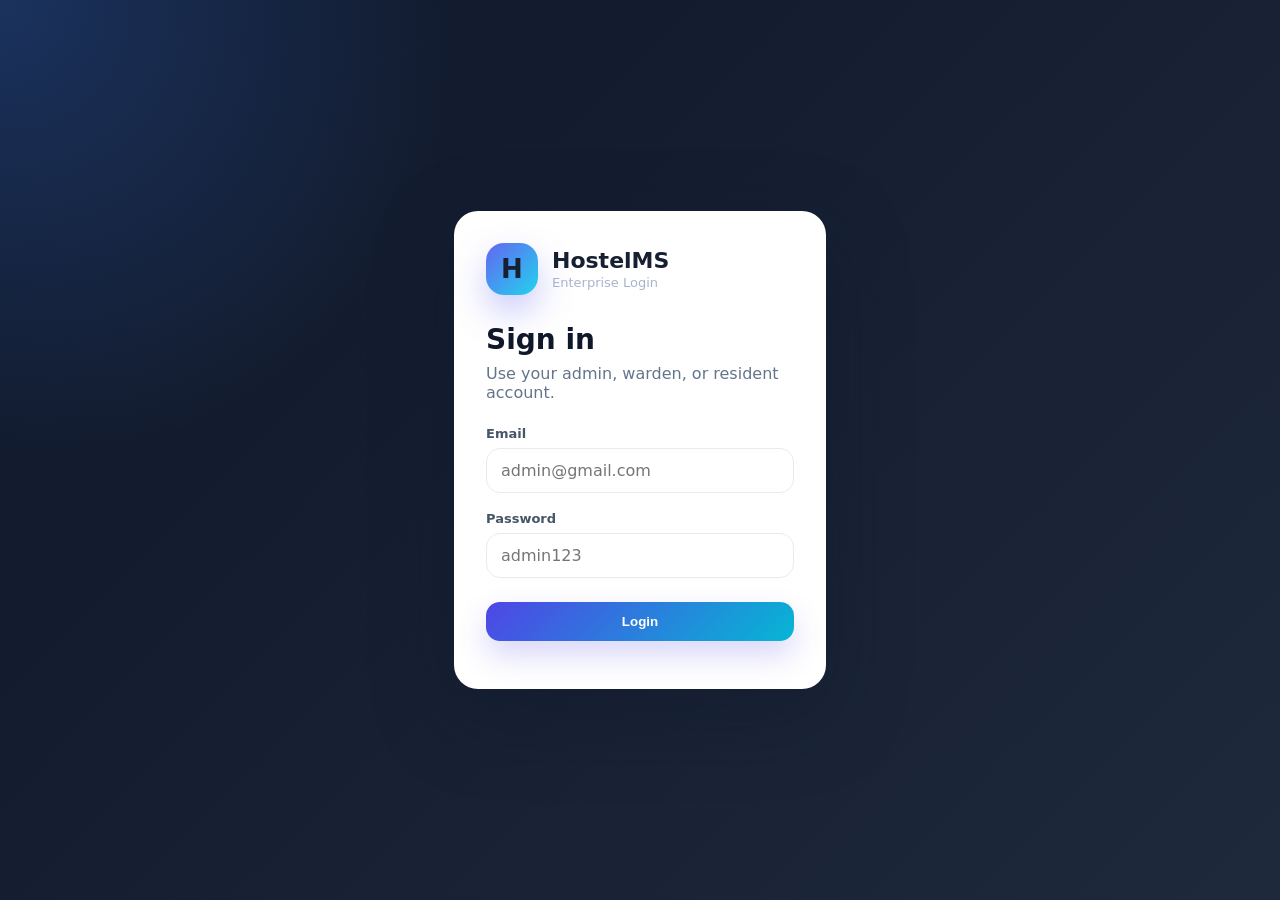
<file: src/main/resources/static/login.html>
<!DOCTYPE html>
<html lang="en">
<head>
  <meta charset="UTF-8" />
  <meta name="viewport" content="width=device-width, initial-scale=1.0" />
  <title>Login | Hostel Management System</title>
  <link rel="stylesheet" href="style.css" />
</head>
<body class="login-page">

<div class="login-wrapper">
  <div class="login-card">
    <div class="brand login-brand">
      <div class="brand-icon">H</div>
      <div>
        <h1>HostelMS</h1>
        <p>Enterprise Login</p>
      </div>
    </div>

    <h2>Sign in</h2>
    <p class="login-subtitle">Use your admin, warden, or resident account.</p>

    <form id="loginForm" class="login-form">
      <div class="form-group full">
        <label for="email">Email</label>
        <input id="email" name="email" type="email" required placeholder="admin@gmail.com" />
      </div>

      <div class="form-group full">
        <label for="password">Password</label>
        <input id="password" name="password" type="password" required placeholder="admin123" />
      </div>

      <button class="btn btn-primary login-btn" type="submit">Login</button>
    </form>

    <p id="loginMessage" class="login-message"></p>
  </div>
</div>

<script>
  const API_BASE = "";

  const loginForm = document.getElementById("loginForm");
  const loginMessage = document.getElementById("loginMessage");

  loginForm.addEventListener("submit", async function (event) {
      event.preventDefault();

      const payload = {
          email: document.getElementById("email").value,
          password: document.getElementById("password").value
      };

      try {
          const response = await fetch(API_BASE + "/api/auth/login", {
              method: "POST",
              headers: {
                  "Content-Type": "application/json"
              },
              body: JSON.stringify(payload)
          });

          const data = await response.json();

          if (!response.ok) {
              loginMessage.textContent = data.message || "Login failed";
              loginMessage.className = "login-message error";
              return;
          }

          localStorage.setItem("token", data.token);
          localStorage.setItem("userId", data.userId);
          localStorage.setItem("fullName", data.fullName);
          localStorage.setItem("email", data.email);
          localStorage.setItem("role", data.role);
          localStorage.setItem("residentId", data.residentId || "");

          window.location.href = "index.html";

      } catch (error) {
          loginMessage.textContent = "Backend not connected or login failed.";
          loginMessage.className = "login-message error";
      }
  });
</script>

</body>
</html>
</file>
<file: src/main/resources/static/style.css>
:root {
  --bg: #f4f7fb;
  --panel: #ffffff;
  --text: #172033;
  --muted: #778195;
  --primary: #4f46e5;
  --primary-dark: #3730a3;
  --success: #16a34a;
  --danger: #dc2626;
  --warning: #f59e0b;
  --line: #e7ebf3;
  --shadow: 0 24px 60px rgba(15, 23, 42, 0.10);
  --radius: 22px;
}

* {
  box-sizing: border-box;
}

body {
  margin: 0;
  font-family: Inter, ui-sans-serif, system-ui, -apple-system, BlinkMacSystemFont, "Segoe UI", sans-serif;
  background: linear-gradient(135deg, #eef2ff 0%, #f8fafc 50%, #ecfeff 100%);
  color: var(--text);
  min-height: 100vh;
}

.sidebar {
  position: fixed;
  inset: 0 auto 0 0;
  width: 285px;
  background: #0f172a;
  color: #fff;
  padding: 28px 20px;
  display: flex;
  flex-direction: column;
  gap: 28px;
}

.brand {
  display: flex;
  align-items: center;
  gap: 14px;
}

.brand-icon {
  width: 52px;
  height: 52px;
  border-radius: 18px;
  display: grid;
  place-items: center;
  background: linear-gradient(135deg, #6366f1, #22d3ee);
  font-size: 26px;
  font-weight: 900;
  box-shadow: 0 16px 35px rgba(99, 102, 241, .35);
}

.brand h1 {
  margin: 0;
  font-size: 22px;
}

.brand p {
  margin: 2px 0 0;
  color: #a8b3cf;
  font-size: 13px;
}

.nav {
  display: grid;
  gap: 10px;
}

.nav-link {
  border: 0;
  border-radius: 16px;
  padding: 14px 16px;
  text-align: left;
  color: #cbd5e1;
  background: transparent;
  cursor: pointer;
  font-weight: 700;
  transition: .2s;
}

.nav-link:hover,
.nav-link.active {
  background: rgba(255,255,255,.12);
  color: #fff;
  transform: translateX(4px);
}

.sidebar-card {
  margin-top: auto;
  display: flex;
  gap: 12px;
  align-items: center;
  background: rgba(255,255,255,.09);
  border: 1px solid rgba(255,255,255,.12);
  border-radius: 18px;
  padding: 14px;
}

.status-dot {
  width: 11px;
  height: 11px;
  border-radius: 999px;
  background: var(--warning);
  box-shadow: 0 0 0 5px rgba(245, 158, 11, .15);
}

.sidebar-card p {
  margin: 2px 0 0;
  color: #a8b3cf;
  font-size: 13px;
}

.main {
  margin-left: 285px;
  padding: 32px;
}

.topbar {
  display: flex;
  justify-content: space-between;
  gap: 22px;
  align-items: center;
  margin-bottom: 28px;
}

.eyebrow {
  margin: 0 0 6px;
  font-size: 13px;
  color: var(--primary);
  font-weight: 900;
  letter-spacing: .12em;
  text-transform: uppercase;
}

.topbar h2 {
  margin: 0;
  font-size: 34px;
}

.topbar-actions {
  display: flex;
  gap: 12px;
  align-items: center;
}

input, select, textarea {
  width: 100%;
  border: 1px solid var(--line);
  border-radius: 14px;
  padding: 12px 14px;
  font: inherit;
  color: var(--text);
  outline: none;
  background: #fff;
}

input:focus, select:focus, textarea:focus {
  border-color: #818cf8;
  box-shadow: 0 0 0 4px rgba(99, 102, 241, .12);
}

#searchInput {
  min-width: 280px;
}

.btn {
  border: 0;
  border-radius: 14px;
  padding: 12px 16px;
  cursor: pointer;
  font-weight: 900;
  transition: .18s;
}

.btn:hover {
  transform: translateY(-1px);
}

.btn-primary {
  color: #fff;
  background: linear-gradient(135deg, var(--primary), #06b6d4);
  box-shadow: 0 14px 30px rgba(79, 70, 229, .22);
}

.btn-light {
  color: var(--text);
  background: #f1f5f9;
}

.btn-danger {
  color: #fff;
  background: var(--danger);
}

.btn-small {
  padding: 8px 10px;
  border-radius: 10px;
  font-size: 13px;
}

.stats-grid {
  display: grid;
  grid-template-columns: repeat(5, minmax(140px, 1fr));
  gap: 16px;
  margin-bottom: 22px;
}

.stat-card {
  background: var(--panel);
  border-radius: var(--radius);
  padding: 20px;
  box-shadow: var(--shadow);
  border: 1px solid rgba(226, 232, 240, .75);
}

.stat-card span {
  color: var(--muted);
  font-weight: 800;
  font-size: 13px;
}

.stat-card strong {
  display: block;
  margin-top: 8px;
  font-size: 34px;
}

.content-card {
  background: rgba(255,255,255,.86);
  border: 1px solid rgba(226, 232, 240, .9);
  border-radius: 28px;
  box-shadow: var(--shadow);
  padding: 24px;
  backdrop-filter: blur(14px);
}

.section-head {
  display: flex;
  justify-content: space-between;
  gap: 16px;
  align-items: center;
  margin-bottom: 20px;
}

.section-head h3 {
  margin: 0;
  font-size: 24px;
}

.section-head p {
  margin: 4px 0 0;
  color: var(--muted);
}

.welcome-card {
  border-radius: 24px;
  padding: 34px;
  min-height: 260px;
  background:
    radial-gradient(circle at top right, rgba(34, 211, 238, .28), transparent 36%),
    linear-gradient(135deg, #eef2ff, #ffffff);
  border: 1px solid var(--line);
}

.welcome-card h3 {
  margin: 0 0 10px;
  font-size: 32px;
}

.welcome-card p {
  max-width: 680px;
  color: var(--muted);
  line-height: 1.7;
}

.table-wrap {
  overflow: auto;
  border-radius: 18px;
  border: 1px solid var(--line);
}

table {
  width: 100%;
  border-collapse: collapse;
  min-width: 820px;
  background: #fff;
}

th, td {
  padding: 15px;
  border-bottom: 1px solid var(--line);
  text-align: left;
  vertical-align: top;
}

th {
  background: #f8fafc;
  font-size: 13px;
  color: #475569;
  text-transform: uppercase;
  letter-spacing: .05em;
}

td {
  color: #334155;
}

.actions {
  display: flex;
  gap: 8px;
}

.badge {
  display: inline-flex;
  align-items: center;
  border-radius: 999px;
  padding: 5px 10px;
  font-size: 12px;
  font-weight: 900;
  background: #e0f2fe;
  color: #0369a1;
}

.badge.success { background: #dcfce7; color: #166534; }
.badge.warning { background: #fef3c7; color: #92400e; }
.badge.danger { background: #fee2e2; color: #991b1b; }

.modal {
  position: fixed;
  inset: 0;
  background: rgba(15, 23, 42, .58);
  display: grid;
  place-items: center;
  padding: 22px;
  z-index: 20;
}

.modal-card {
  width: min(720px, 100%);
  max-height: 90vh;
  overflow: auto;
  background: #fff;
  border-radius: 28px;
  padding: 24px;
  box-shadow: 0 30px 80px rgba(2, 6, 23, .35);
}

.modal-head {
  display: flex;
  justify-content: space-between;
  gap: 20px;
  margin-bottom: 20px;
}

.modal-head h3 {
  margin: 0;
  font-size: 24px;
}

.modal-head p {
  color: var(--muted);
  margin: 5px 0 0;
}

.icon-btn {
  width: 42px;
  height: 42px;
  border: 0;
  border-radius: 14px;
  background: #f1f5f9;
  cursor: pointer;
  font-size: 25px;
}

.form-grid {
  display: grid;
  grid-template-columns: repeat(2, 1fr);
  gap: 14px;
}

.form-group {
  display: grid;
  gap: 7px;
}

.form-group.full {
  grid-column: 1 / -1;
}

label {
  color: #475569;
  font-size: 13px;
  font-weight: 900;
}

.modal-actions {
  display: flex;
  justify-content: flex-end;
  gap: 10px;
  margin-top: 22px;
}

.toast {
  position: fixed;
  right: 24px;
  bottom: 24px;
  background: #0f172a;
  color: #fff;
  border-radius: 16px;
  padding: 14px 18px;
  box-shadow: var(--shadow);
  z-index: 30;
}

.hidden {
  display: none !important;
}

.empty {
  text-align: center;
  color: var(--muted);
  padding: 34px;
}

@media (max-width: 980px) {
  .sidebar {
    position: static;
    width: auto;
    min-height: auto;
  }

  .main {
    margin-left: 0;
    padding: 18px;
  }

  .topbar {
    flex-direction: column;
    align-items: stretch;
  }

  .topbar-actions {
    flex-direction: column;
    align-items: stretch;
  }

  #searchInput {
    min-width: unset;
  }

  .stats-grid {
    grid-template-columns: repeat(2, 1fr);
  }

  .form-grid {
    grid-template-columns: 1fr;
  }
}
.login-page {
    min-height: 100vh;
    display: flex;
    align-items: center;
    justify-content: center;
    background:
        radial-gradient(circle at top left, rgba(59, 130, 246, 0.25), transparent 30%),
        linear-gradient(135deg, #0f172a, #1e293b);
}

.login-wrapper {
    width: 100%;
    max-width: 420px;
    padding: 24px;
}

.login-card {
    background: #ffffff;
    border-radius: 24px;
    padding: 32px;
    box-shadow: 0 25px 80px rgba(15, 23, 42, 0.35);
}

.login-brand {
    margin-bottom: 28px;
}

.login-card h2 {
    margin: 0;
    font-size: 28px;
    color: #0f172a;
}

.login-subtitle {
    margin: 8px 0 24px;
    color: #64748b;
}

.login-form {
    display: grid;
    gap: 18px;
}

.login-btn {
    width: 100%;
    justify-content: center;
    margin-top: 6px;
}

.login-message {
    margin-top: 16px;
    font-size: 14px;
}

.login-message.error {
    color: #dc2626;
}

.user-chip {
    display: flex;
    flex-direction: column;
    align-items: flex-end;
    padding: 8px 12px;
    border-radius: 14px;
    background: #f8fafc;
    border: 1px solid #e2e8f0;
    min-width: 130px;
}

.user-chip span {
    font-weight: 700;
    color: #0f172a;
    font-size: 14px;
}

.user-chip small {
    color: #64748b;
    font-size: 11px;
    margin-top: 2px;
}

.hidden {
    display: none !important;
}
</file>
